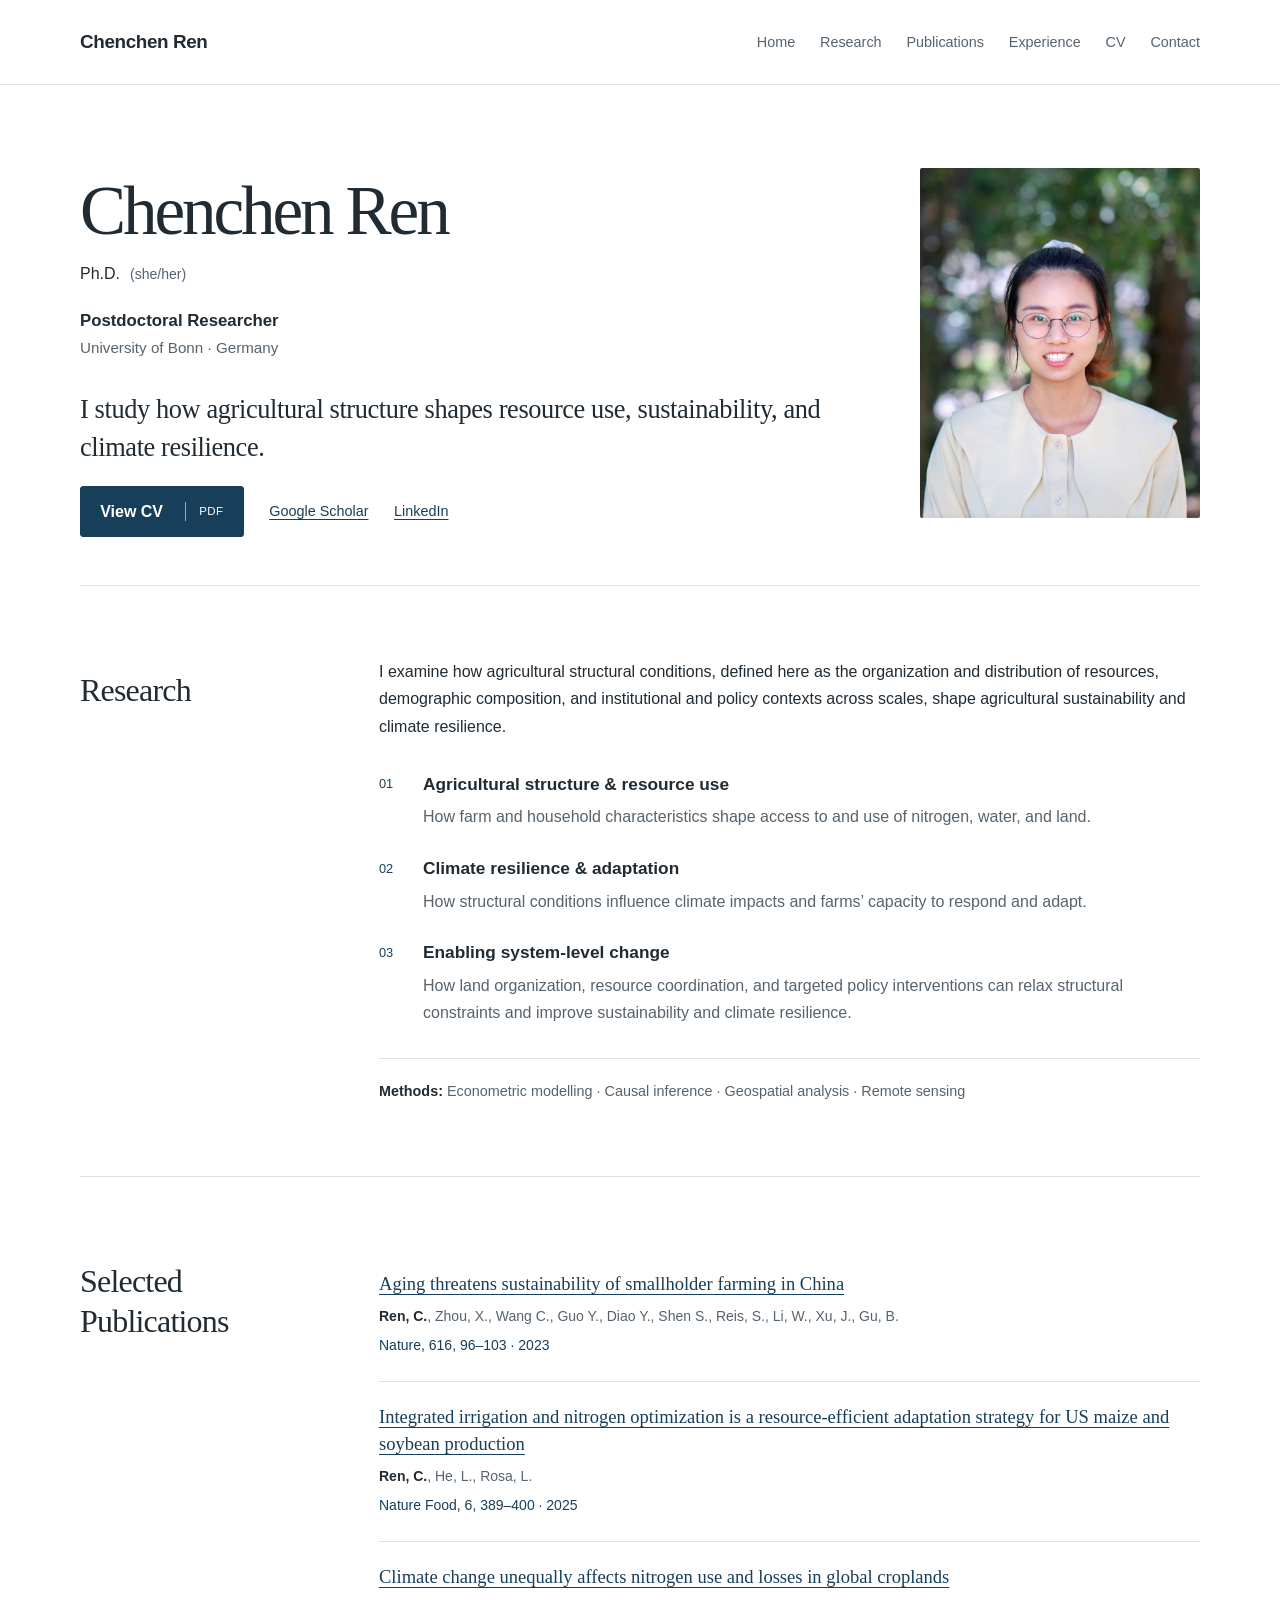
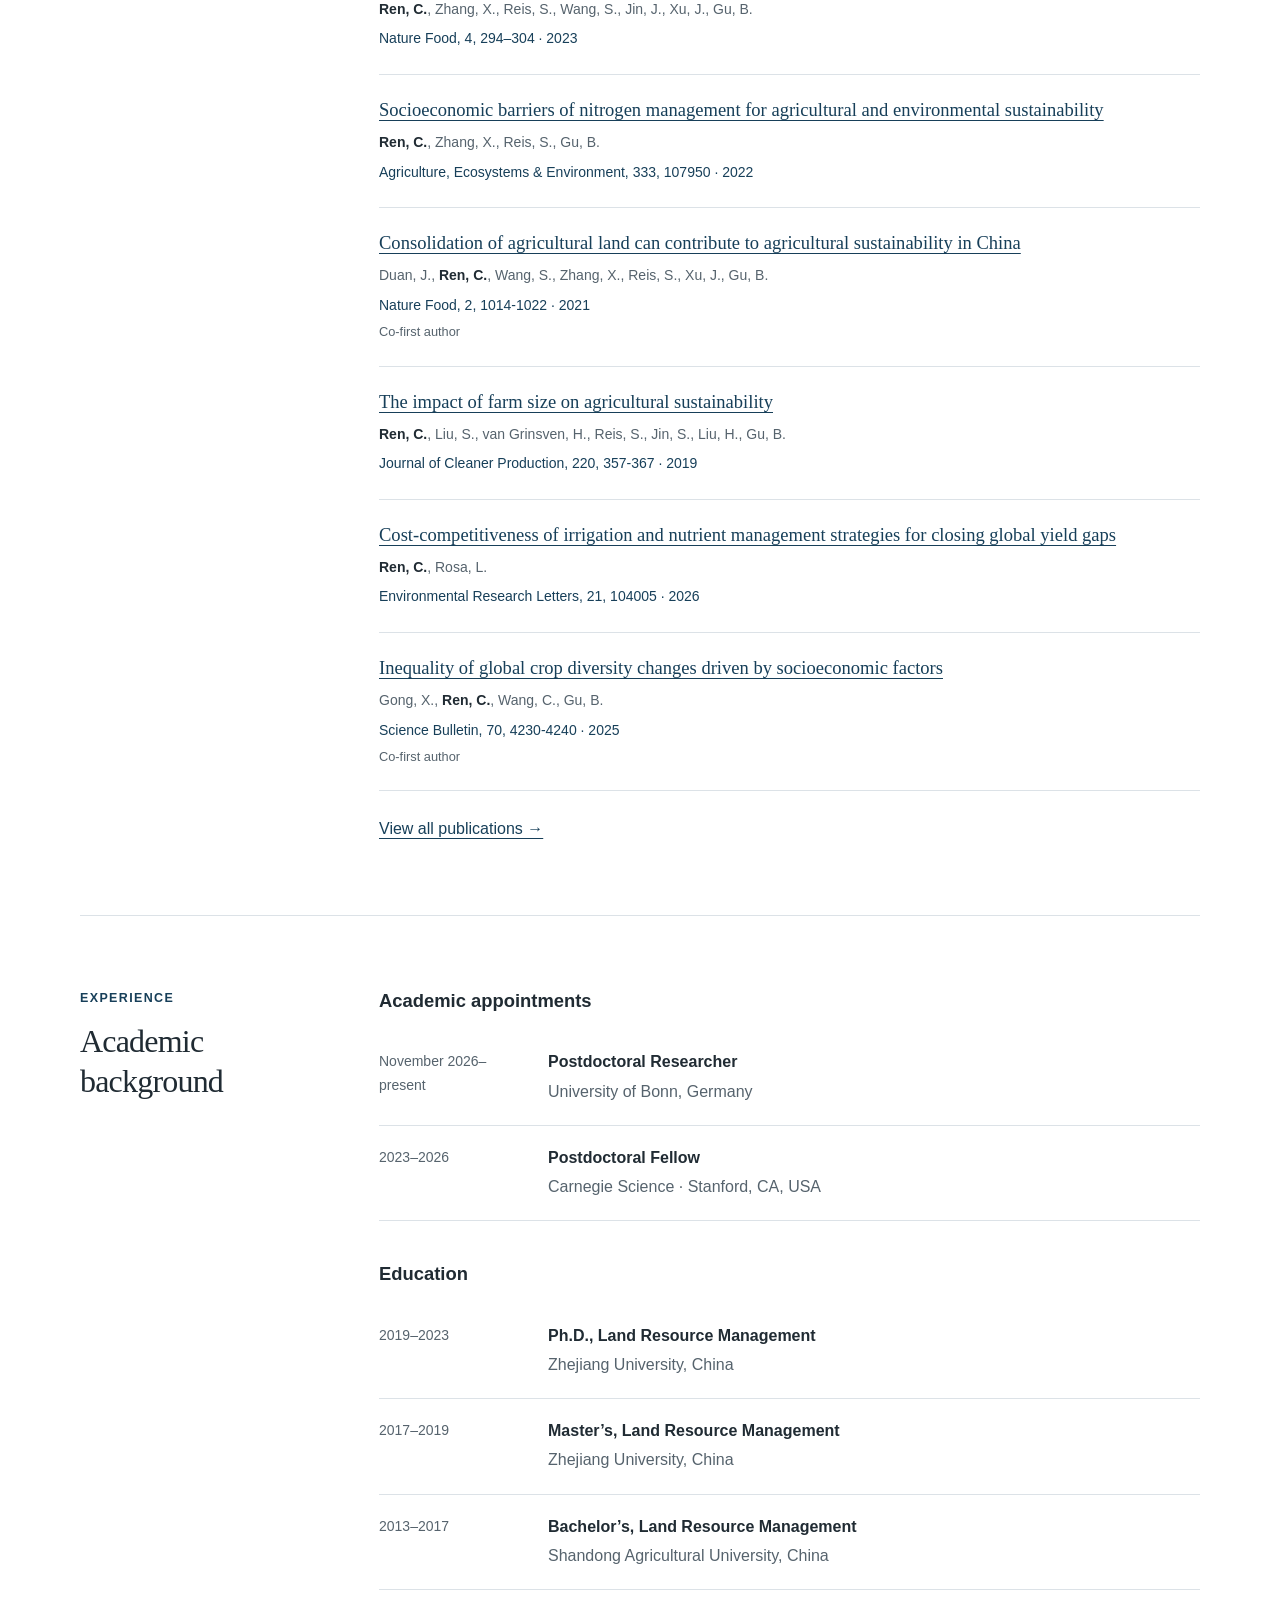
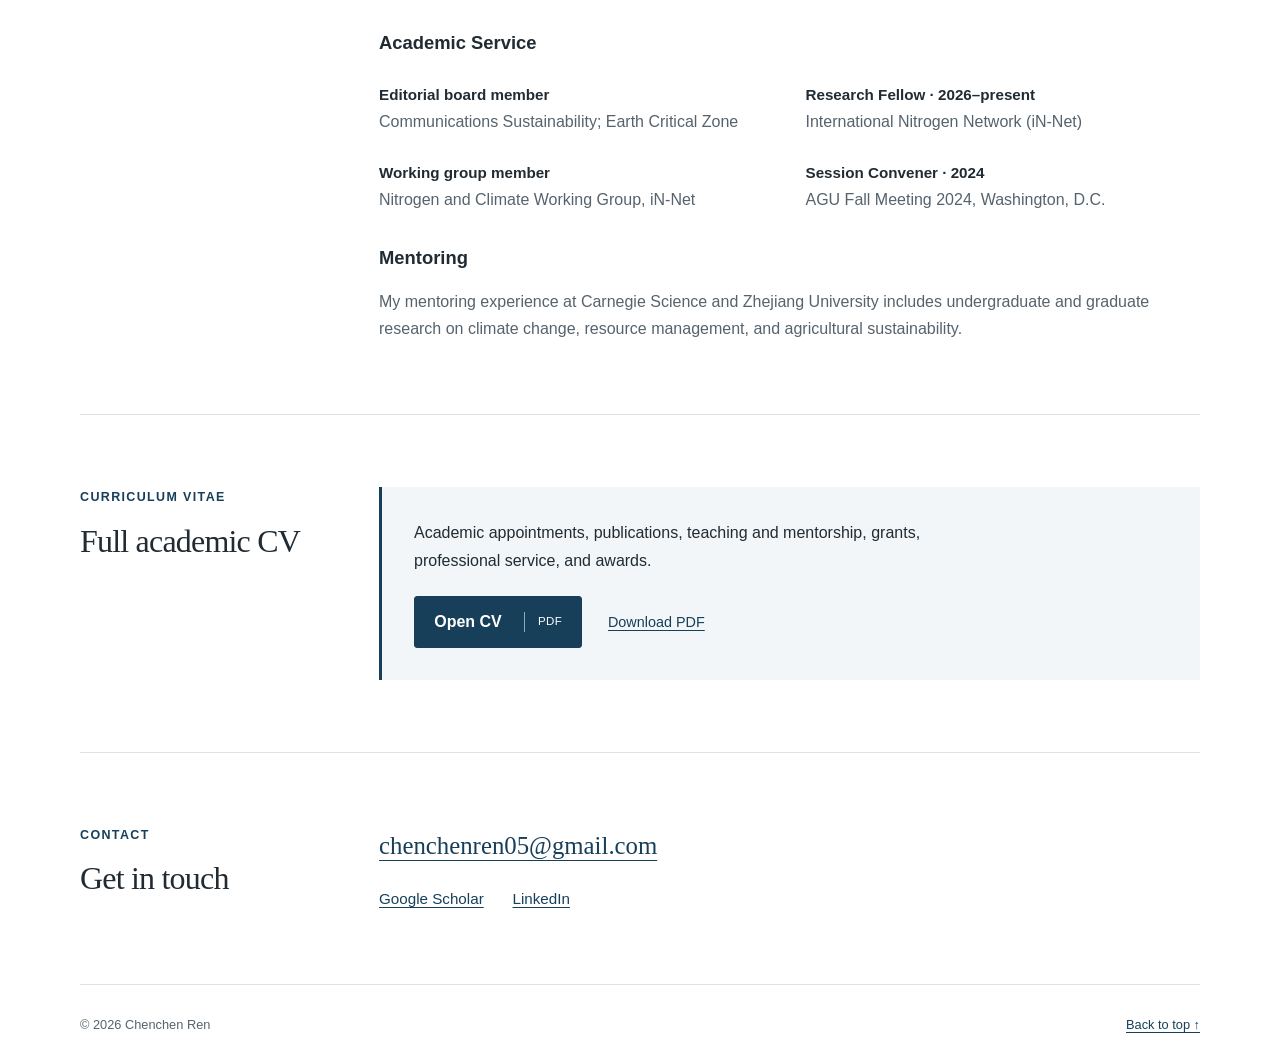
<file: docs/index.html>
<!-- Generated by build.py. Edit content/ or templates/, then rebuild. -->
<!doctype html>
<html lang="en">
<head>
  <meta charset="utf-8">
  <meta name="viewport" content="width=device-width, initial-scale=1">
  <meta name="description" content="Chenchen Ren, Ph.D. Research on agricultural sustainability, resource use, food systems, and climate resilience. Postdoctoral Researcher at the University of Bonn, Germany.">
  <link rel="icon" href="assets/images/favicon.svg">
  <link rel="canonical" href="https://chenchenren09.github.io/index.html">
  <meta name="twitter:image" content="https://chenchenren09.github.io/assets/images/chenchen-ren.jpg">
  <meta name="twitter:image:alt" content="Portrait of Chenchen Ren">
  <meta property="og:type" content="profile">
  <meta property="og:title" content="Chenchen Ren | Agricultural Sustainability Research">
  <meta property="og:description" content="Chenchen Ren, Ph.D. Research on agricultural sustainability, resource use, food systems, and climate resilience. Postdoctoral Researcher at the University of Bonn, Germany.">
  <meta property="og:site_name" content="Chenchen Ren">
  <meta property="og:url" content="https://chenchenren09.github.io/index.html">
  <meta property="og:image" content="https://chenchenren09.github.io/assets/images/chenchen-ren.jpg">
  <meta property="og:image:alt" content="Portrait of Chenchen Ren">
  <meta name="twitter:card" content="summary">
  <meta name="twitter:title" content="Chenchen Ren | Agricultural Sustainability Research">
  <meta name="twitter:description" content="Chenchen Ren, Ph.D. Research on agricultural sustainability, resource use, food systems, and climate resilience. Postdoctoral Researcher at the University of Bonn, Germany.">
  <script type="application/ld+json">{"@context": "https://schema.org", "@type": "Person", "name": "Chenchen Ren", "honorificSuffix": "Ph.D.", "description": "I study how agricultural structure shapes resource use, sustainability, and climate resilience.", "jobTitle": "Postdoctoral Researcher", "email": "mailto:chenchenren05@gmail.com", "sameAs": ["https://scholar.google.com.hk/citations?user=EfBHWZYAAAAJ", "https://www.linkedin.com/in/chenchenren-5313602a8"], "url": "https://chenchenren09.github.io/", "image": "https://chenchenren09.github.io/assets/images/chenchen-ren.jpg"}</script>
  <meta name="theme-color" content="#173f59">
  <title>Chenchen Ren | Agricultural Sustainability Research</title>
  <link rel="stylesheet" href="assets/css/style.css">
  <script src="assets/js/main.js" defer></script>
</head>
<body>
  <a class="skip-link" href="#main">Skip to content</a>
  <header class="site-header">
    <nav class="navigation container" aria-label="Main navigation">
      <a class="wordmark" href="index.html#home">Chenchen Ren</a>
      <ul class="nav-links">
        <li><a href="index.html#home">Home</a></li>
        <li><a href="index.html#research">Research</a></li>
        <li><a href="publications.html">Publications</a></li>
        <li><a href="index.html#experience">Experience</a></li>
        <li><a href="index.html#cv">CV</a></li>
        <li><a href="index.html#contact">Contact</a></li>
      </ul>
    </nav>
  </header>
  <main id="main" class="container">
    <!-- Generated from content/profile.yaml. Edit YAML, not docs/index.html. -->
    <section id="home" class="hero" aria-labelledby="home-title">
      <div class="hero-copy">
  <h1 id="home-title">Chenchen Ren<span class="degree">Ph.D. <span class="pronouns">(she/her)</span></span></h1>
  <p class="appointment">Postdoctoral Researcher<br><span>University of Bonn · Germany</span></p>
  <p class="intro">I study how agricultural structure shapes resource use, sustainability, and climate resilience.</p>
  <div class="profile-links"><a class="button" href="assets/files/chenchen-ren-cv-2026-11-17.pdf">View CV <span class="file-type">PDF</span></a>
<a href="https://scholar.google.com.hk/citations?user=EfBHWZYAAAAJ">Google Scholar</a>
<a href="https://www.linkedin.com/in/chenchenren-5313602a8">LinkedIn</a></div>
</div>

      <figure class="portrait"><img src="assets/images/chenchen-ren.jpg" alt="Portrait of Chenchen Ren" width="400" height="500"></figure>
    </section>

    <!-- Research text comes from content/research.yaml. -->
    <section id="research" class="section-layout" aria-labelledby="research-title">
      <div class="section-heading"><h2 id="research-title">Research</h2></div>
      <div class="section-body research-statement"><p>I examine how agricultural structural conditions, defined here as the organization  and distribution of resources, demographic composition, and institutional and policy  contexts across scales, shape agricultural sustainability and climate resilience.</p>
        <div class="theme-grid"><article class="theme">
  <span class="theme-number" aria-hidden="true">01</span>
  <h3>Agricultural structure &amp; resource use</h3>
  <p>How farm and household characteristics shape access to and use of nitrogen, water, and land.</p>
</article>

<article class="theme">
  <span class="theme-number" aria-hidden="true">02</span>
  <h3>Climate resilience &amp; adaptation</h3>
  <p>How structural conditions influence climate impacts and farms’ capacity to respond and adapt.</p>
</article>

<article class="theme">
  <span class="theme-number" aria-hidden="true">03</span>
  <h3>Enabling system-level change</h3>
  <p>How land organization, resource coordination, and targeted policy interventions can relax structural constraints and improve sustainability and climate resilience.</p>
</article>
</div>
        <p class="methods-line"><strong>Methods:</strong> Econometric modelling · Causal inference · Geospatial analysis · Remote sensing</p></div>
    </section>

    <section id="publications" class="section-layout" aria-labelledby="publications-title">
      <div class="section-heading"><h2 id="publications-title">Selected Publications</h2></div>
      <div class="section-body"><ol class="publication-list"><li class="publication">
  <h3><a href="https://doi.org/10.1038/s41586-023-05738-w">Aging threatens sustainability of smallholder farming in China</a></h3>
  <p class="authors"><strong>Ren, C.</strong>, Zhou, X., Wang C., Guo Y., Diao Y., Shen S., Reis, S., Li, W., Xu, J., Gu, B.</p>
  <p class="publication-meta">Nature, 616, 96–103 · 2023</p>
  
</li>

<li class="publication">
  <h3><a href="https://doi.org/10.1038/s43016-024-01107-6">Integrated irrigation and nitrogen optimization is a resource-efficient adaptation strategy for US maize and soybean production</a></h3>
  <p class="authors"><strong>Ren, C.</strong>, He, L., Rosa, L.</p>
  <p class="publication-meta">Nature Food, 6, 389–400 · 2025</p>
  
</li>

<li class="publication">
  <h3><a href="https://doi.org/10.1038/s43016-023-00730-z">Climate change unequally affects nitrogen use and losses in global croplands</a></h3>
  <p class="authors"><strong>Ren, C.</strong>, Zhang, X., Reis, S., Wang, S., Jin, J., Xu, J., Gu, B.</p>
  <p class="publication-meta">Nature Food, 4, 294–304 · 2023</p>
  
</li>

<li class="publication">
  <h3><a href="https://doi.org/10.1016/j.agee.2022.107950">Socioeconomic barriers of nitrogen management for agricultural and environmental sustainability</a></h3>
  <p class="authors"><strong>Ren, C.</strong>, Zhang, X., Reis, S., Gu, B.</p>
  <p class="publication-meta">Agriculture, Ecosystems &amp; Environment, 333, 107950 · 2022</p>
  
</li>

<li class="publication">
  <h3><a href="https://doi.org/10.1038/s43016-021-00415-5">Consolidation of agricultural land can contribute to agricultural sustainability in China</a></h3>
  <p class="authors">Duan, J., <strong>Ren, C.</strong>, Wang, S., Zhang, X., Reis, S., Xu, J., Gu, B.</p>
  <p class="publication-meta">Nature Food, 2, 1014-1022 · 2021</p>
  <p class="equal-contribution">Co-first author</p>
</li>

<li class="publication">
  <h3><a href="https://doi.org/10.1016/j.jclepro.2019.02.151">The impact of farm size on agricultural sustainability</a></h3>
  <p class="authors"><strong>Ren, C.</strong>, Liu, S., van Grinsven, H., Reis, S., Jin, S., Liu, H., Gu, B.</p>
  <p class="publication-meta">Journal of Cleaner Production, 220, 357-367 · 2019</p>
  
</li>

<li class="publication">
  <h3><a href="https://doi.org/10.1088/1748-9326/ae6710">Cost-competitiveness of irrigation and nutrient management strategies for closing global yield gaps</a></h3>
  <p class="authors"><strong>Ren, C.</strong>, Rosa, L.</p>
  <p class="publication-meta">Environmental Research Letters, 21, 104005 · 2026</p>
  
</li>

<li class="publication">
  <h3><a href="https://doi.org/10.1016/j.scib.2025.11.033">Inequality of global crop diversity changes driven by socioeconomic factors</a></h3>
  <p class="authors">Gong, X., <strong>Ren, C.</strong>, Wang, C., Gu, B.</p>
  <p class="publication-meta">Science Bulletin, 70, 4230-4240 · 2025</p>
  <p class="equal-contribution">Co-first author</p>
</li>
</ol><a class="all-publications" href="publications.html">View all publications →</a></div>
    </section>

    <section id="experience" class="section-layout" aria-labelledby="experience-title">
      <div class="section-heading"><p class="eyebrow">Experience</p><h2 id="experience-title">Academic<br>background</h2></div>
      <div class="section-body"><h3 class="subsection-title">Academic appointments</h3><div class="timeline"><article class="timeline-entry">
  <p class="date">November 2026–present</p>
  <div><h4>Postdoctoral Researcher</h4><p>University of Bonn, Germany</p></div>
</article>

<article class="timeline-entry">
  <p class="date">2023–2026</p>
  <div><h4>Postdoctoral Fellow</h4><p>Carnegie Science · Stanford, CA, USA</p></div>
</article>
</div>
<h3 class="subsection-title">Education</h3><div class="timeline"><article class="timeline-entry">
  <p class="date">2019–2023</p>
  <div><h4>Ph.D., Land Resource Management</h4><p>Zhejiang University, China</p></div>
</article>

<article class="timeline-entry">
  <p class="date">2017–2019</p>
  <div><h4>Master’s, Land Resource Management</h4><p>Zhejiang University, China</p></div>
</article>

<article class="timeline-entry">
  <p class="date">2013–2017</p>
  <div><h4>Bachelor’s, Land Resource Management</h4><p>Shandong Agricultural University, China</p></div>
</article>
</div>
<h3 class="subsection-title">Academic Service</h3><ul class="service-list"><li><strong>Editorial board member</strong><br>Communications Sustainability; Earth Critical Zone</li>
<li><strong>Research Fellow · 2026–present</strong><br>International Nitrogen Network (iN-Net)</li>
<li><strong>Working group member</strong><br>Nitrogen and Climate Working Group, iN-Net</li>
<li><strong>Session Convener · 2024</strong><br>AGU Fall Meeting 2024, Washington, D.C.</li></ul>
<h3 class="subsection-title">Mentoring</h3><p class="mentoring-summary">My mentoring experience at Carnegie Science and Zhejiang University includes undergraduate and graduate research on climate change, resource management, and agricultural sustainability.</p></div>
    </section>

    <section id="cv" class="section-layout" aria-labelledby="cv-title">
      <div class="section-heading"><p class="eyebrow">Curriculum vitae</p><h2 id="cv-title">Full academic CV</h2></div>
      <div class="section-body cv-panel"><p>Academic appointments, publications, teaching and mentorship, grants, professional service, and awards.</p><div class="cv-actions"><a class="button" href="assets/files/chenchen-ren-cv-2026-11-17.pdf">Open CV <span class="file-type">PDF</span></a><a href="assets/files/chenchen-ren-cv-2026-11-17.pdf" download>Download PDF</a></div></div>
    </section>

    <section id="contact" class="section-layout contact-section" aria-labelledby="contact-title">
      <div class="section-heading"><p class="eyebrow">Contact</p><h2 id="contact-title">Get in touch</h2></div>
      <div class="section-body"><a class="contact-email" href="mailto:chenchenren05@gmail.com">chenchenren05@gmail.com</a><div class="contact-links"><a href="https://scholar.google.com.hk/citations?user=EfBHWZYAAAAJ">Google Scholar</a>
<a href="https://www.linkedin.com/in/chenchenren-5313602a8">LinkedIn</a></div></div>
    </section>
  </main>


  <footer class="site-footer container"><p>© <span id="current-year">2026</span> Chenchen Ren</p><a href="#home">Back to top ↑</a></footer>
</body>
</html>
</file>
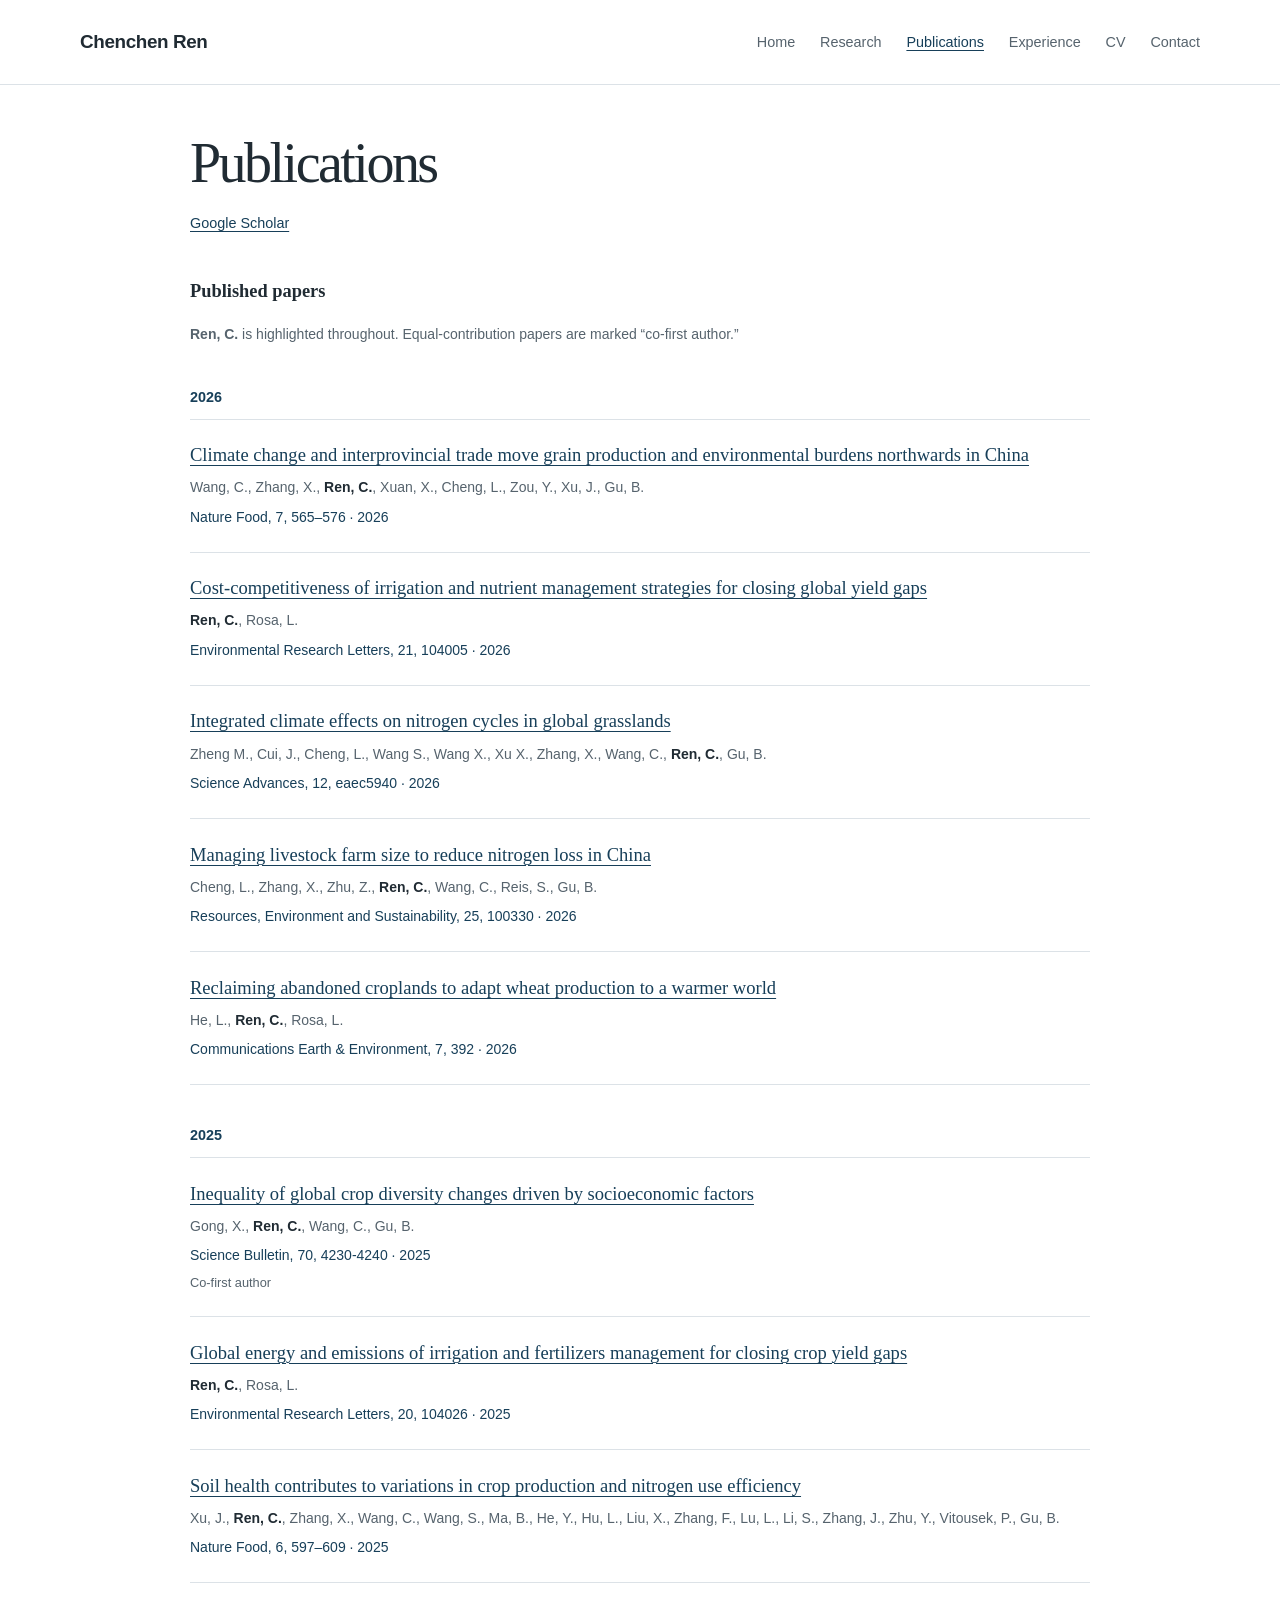
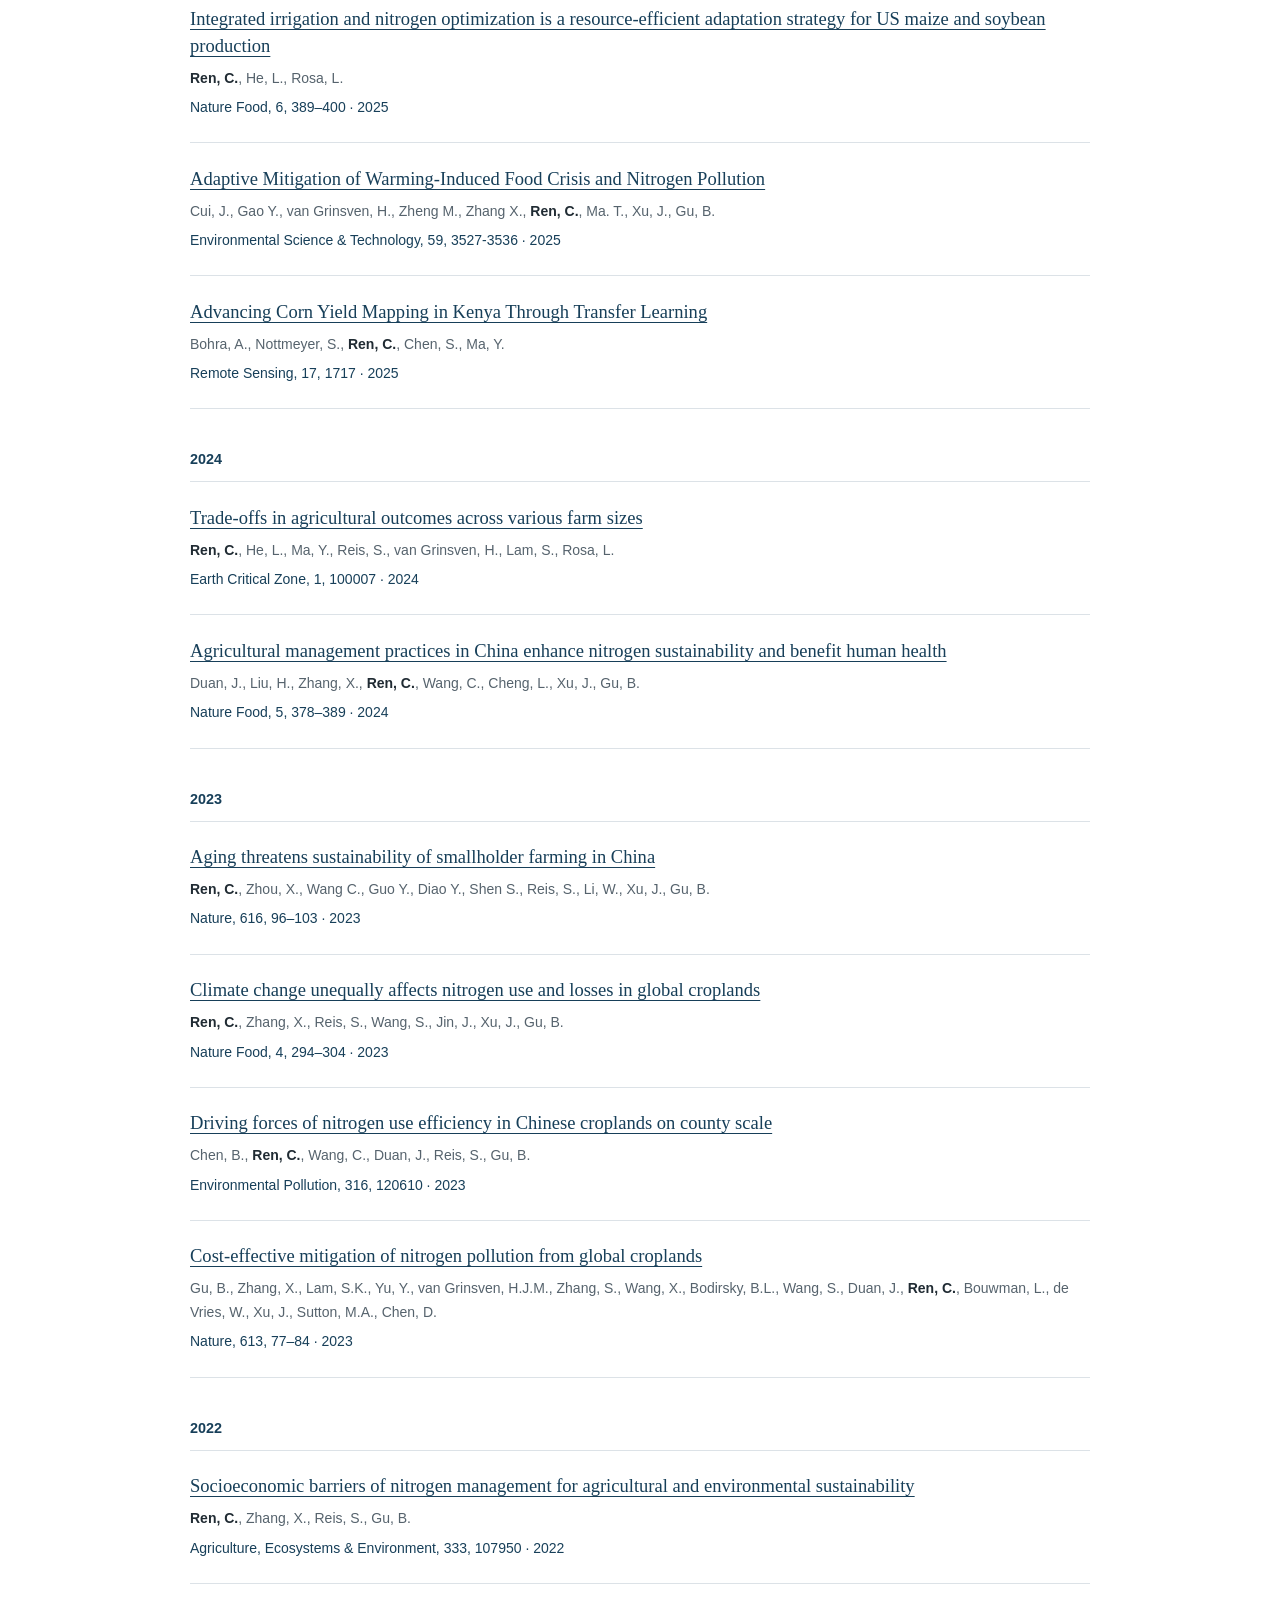
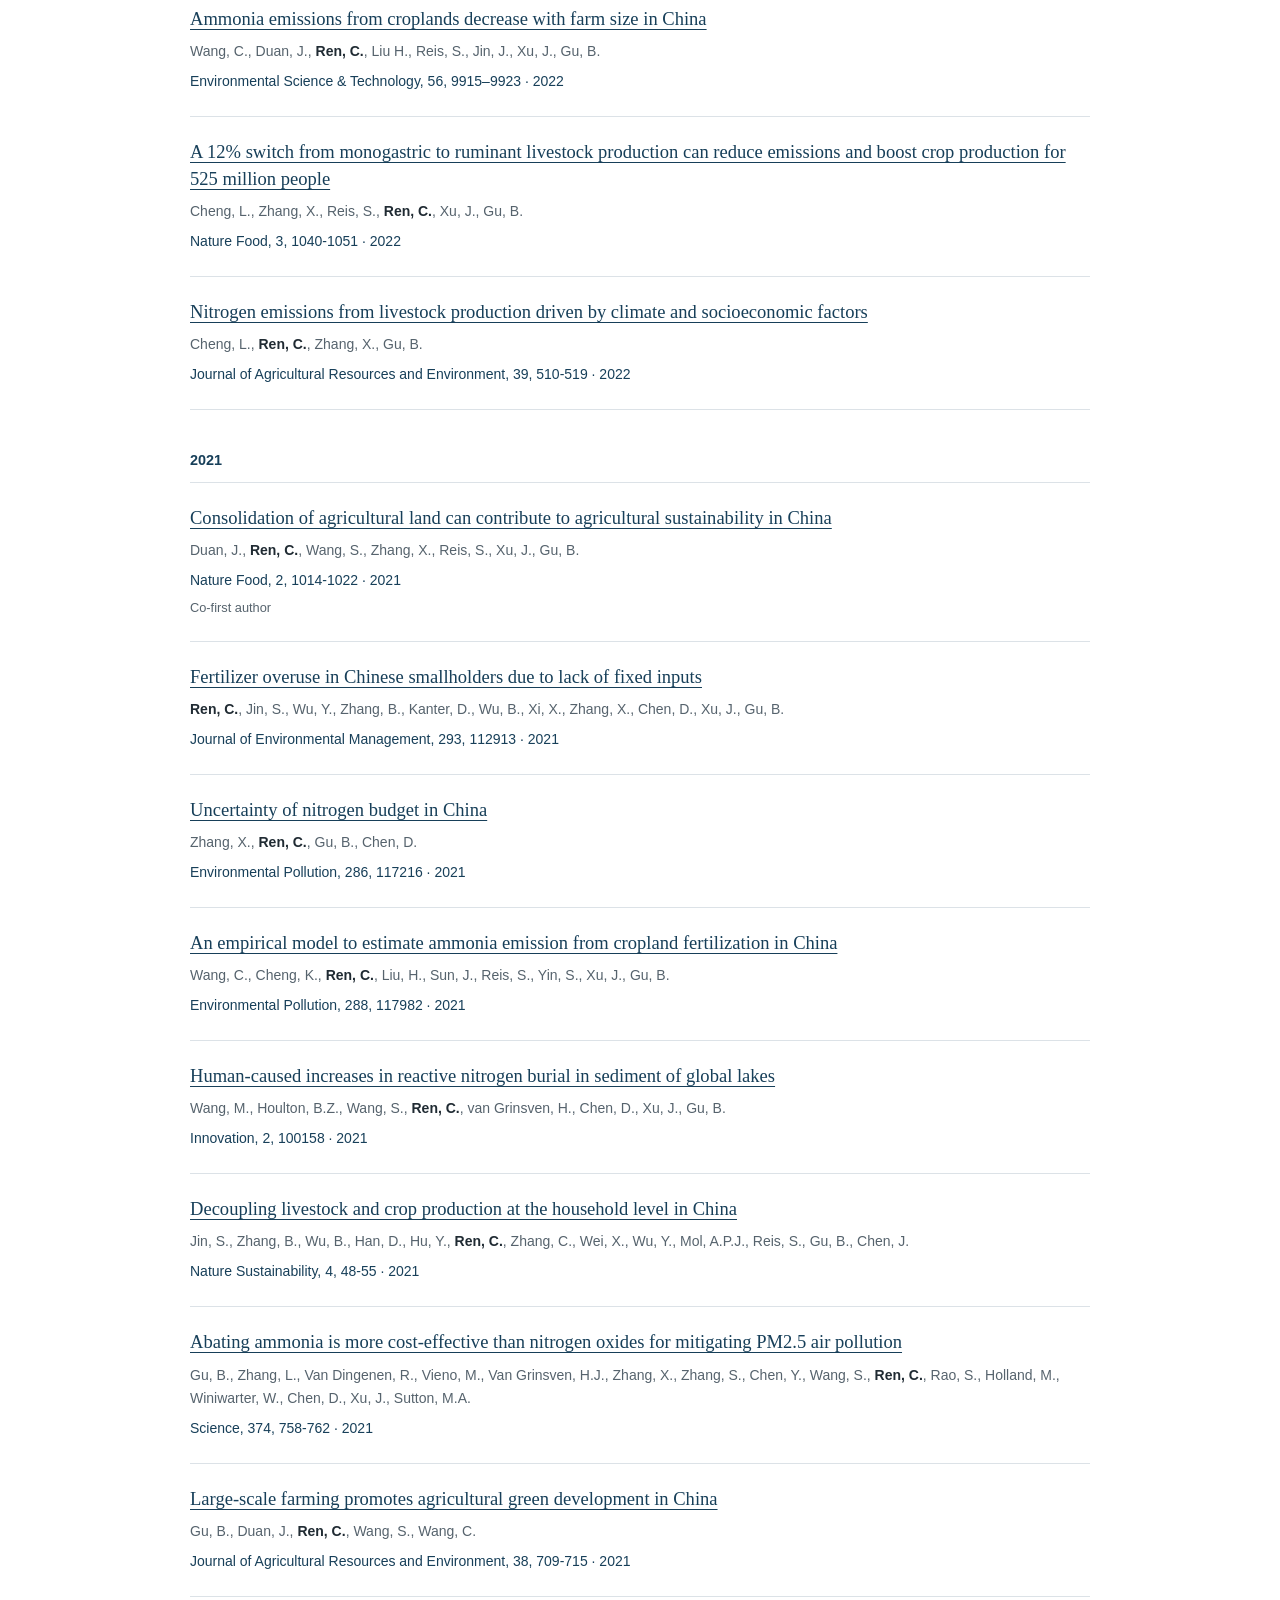
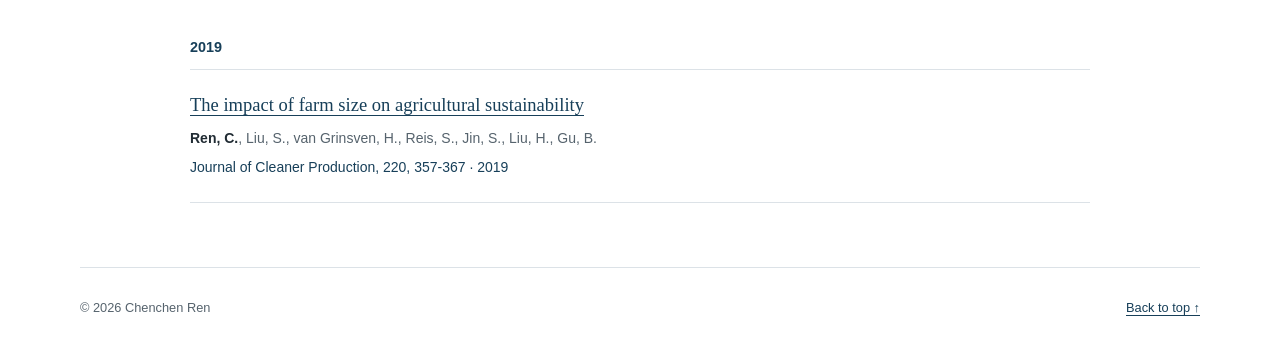
<file: docs/publications.html>
<!-- Generated by build.py. Edit content/ or templates/, then rebuild. -->
<!doctype html>
<html lang="en">
<head>
  <meta charset="utf-8">
  <meta name="viewport" content="width=device-width, initial-scale=1">
  <meta name="description" content="Publications by Chenchen Ren on agricultural structure, resource use, sustainability, and climate resilience.">
  <link rel="icon" href="assets/images/favicon.svg">
  <link rel="canonical" href="https://chenchenren09.github.io/publications.html">
  <meta name="twitter:image" content="https://chenchenren09.github.io/assets/images/chenchen-ren.jpg">
  <meta name="twitter:image:alt" content="Portrait of Chenchen Ren">
  <meta property="og:type" content="website">
  <meta property="og:title" content="Chenchen Ren | Publications">
  <meta property="og:description" content="Publications by Chenchen Ren on agricultural structure, resource use, sustainability, and climate resilience.">
  <meta property="og:site_name" content="Chenchen Ren">
  <meta property="og:url" content="https://chenchenren09.github.io/publications.html">
  <meta property="og:image" content="https://chenchenren09.github.io/assets/images/chenchen-ren.jpg">
  <meta property="og:image:alt" content="Portrait of Chenchen Ren">
  <meta name="twitter:card" content="summary">
  <meta name="twitter:title" content="Chenchen Ren | Publications">
  <meta name="twitter:description" content="Publications by Chenchen Ren on agricultural structure, resource use, sustainability, and climate resilience.">
  <script type="application/ld+json">{"@context": "https://schema.org", "@type": "Person", "name": "Chenchen Ren", "honorificSuffix": "Ph.D.", "description": "I study how agricultural structure shapes resource use, sustainability, and climate resilience.", "jobTitle": "Postdoctoral Researcher", "email": "mailto:chenchenren05@gmail.com", "sameAs": ["https://scholar.google.com.hk/citations?user=EfBHWZYAAAAJ", "https://www.linkedin.com/in/chenchenren-5313602a8"], "url": "https://chenchenren09.github.io/", "image": "https://chenchenren09.github.io/assets/images/chenchen-ren.jpg"}</script>
  <meta name="theme-color" content="#173f59">
  <title>Chenchen Ren | Publications</title>
  <link rel="stylesheet" href="assets/css/style.css">
  <script src="assets/js/main.js" defer></script>
</head>
<body>
  <a class="skip-link" href="#main">Skip to content</a>
  <header class="site-header">
    <nav class="navigation container" aria-label="Main navigation">
      <a class="wordmark" href="index.html#home">Chenchen Ren</a>
      <ul class="nav-links">
        <li><a href="index.html#home">Home</a></li>
        <li><a href="index.html#research">Research</a></li>
        <li><a href="publications.html" aria-current="page">Publications</a></li>
        <li><a href="index.html#experience">Experience</a></li>
        <li><a href="index.html#cv">CV</a></li>
        <li><a href="index.html#contact">Contact</a></li>
      </ul>
    </nav>
  </header>
<main id="main" class="container publications-page">
  <header class="publications-header">
    <h1>Publications</h1>
    <a class="section-link" href="https://scholar.google.com.hk/citations?user=EfBHWZYAAAAJ">Google Scholar</a>
  </header>
  <section class="publication-category"><h2 class="subsection-title">Published papers</h2><p class="publication-note"><strong>Ren, C.</strong> is highlighted throughout. Equal-contribution papers are marked “co-first author.”</p><div class="publication-year"><h3 class="year-heading">2026</h3><ol class="publication-list"><li class="publication">
  <h4><a href="https://doi.org/10.1038/s43016-026-01373-6">Climate change and interprovincial trade move grain production and environmental burdens northwards in China</a></h4>
  <p class="authors">Wang, C., Zhang, X., <strong>Ren, C.</strong>, Xuan, X., Cheng, L., Zou, Y., Xu, J., Gu, B.</p>
  <p class="publication-meta">Nature Food, 7, 565–576 · 2026</p>
  
</li>

<li class="publication">
  <h4><a href="https://doi.org/10.1088/1748-9326/ae6710">Cost-competitiveness of irrigation and nutrient management strategies for closing global yield gaps</a></h4>
  <p class="authors"><strong>Ren, C.</strong>, Rosa, L.</p>
  <p class="publication-meta">Environmental Research Letters, 21, 104005 · 2026</p>
  
</li>

<li class="publication">
  <h4><a href="https://doi.org/10.1126/sciadv.aec5940">Integrated climate effects on nitrogen cycles in global grasslands</a></h4>
  <p class="authors">Zheng M., Cui, J., Cheng, L., Wang S., Wang X., Xu X., Zhang, X., Wang, C., <strong>Ren, C.</strong>, Gu, B.</p>
  <p class="publication-meta">Science Advances, 12, eaec5940 · 2026</p>
  
</li>

<li class="publication">
  <h4><a href="https://doi.org/10.1016/j.resenv.2026.100330">Managing livestock farm size to reduce nitrogen loss in China</a></h4>
  <p class="authors">Cheng, L., Zhang, X., Zhu, Z., <strong>Ren, C.</strong>, Wang, C., Reis, S., Gu, B.</p>
  <p class="publication-meta">Resources, Environment and Sustainability, 25, 100330 · 2026</p>
  
</li>

<li class="publication">
  <h4><a href="https://doi.org/10.1038/s43247-026-03386-2">Reclaiming abandoned croplands to adapt wheat production to a warmer world</a></h4>
  <p class="authors">He, L., <strong>Ren, C.</strong>, Rosa, L.</p>
  <p class="publication-meta">Communications Earth &amp; Environment, 7, 392 · 2026</p>
  
</li>
</ol></div><div class="publication-year"><h3 class="year-heading">2025</h3><ol class="publication-list"><li class="publication">
  <h4><a href="https://doi.org/10.1016/j.scib.2025.11.033">Inequality of global crop diversity changes driven by socioeconomic factors</a></h4>
  <p class="authors">Gong, X., <strong>Ren, C.</strong>, Wang, C., Gu, B.</p>
  <p class="publication-meta">Science Bulletin, 70, 4230-4240 · 2025</p>
  <p class="equal-contribution">Co-first author</p>
</li>

<li class="publication">
  <h4><a href="https://doi.org/10.1088/1748-9326/adfbfd">Global energy and emissions of irrigation and fertilizers management for closing crop yield gaps</a></h4>
  <p class="authors"><strong>Ren, C.</strong>, Rosa, L.</p>
  <p class="publication-meta">Environmental Research Letters, 20, 104026 · 2025</p>
  
</li>

<li class="publication">
  <h4><a href="https://doi.org/10.1038/s43016-025-01155-6">Soil health contributes to variations in crop production and nitrogen use efficiency</a></h4>
  <p class="authors">Xu, J., <strong>Ren, C.</strong>, Zhang, X., Wang, C., Wang, S., Ma, B., He, Y., Hu, L., Liu, X., Zhang, F., Lu, L., Li, S., Zhang, J., Zhu, Y., Vitousek, P., Gu, B.</p>
  <p class="publication-meta">Nature Food, 6, 597–609 · 2025</p>
  
</li>

<li class="publication">
  <h4><a href="https://doi.org/10.1038/s43016-024-01107-6">Integrated irrigation and nitrogen optimization is a resource-efficient adaptation strategy for US maize and soybean production</a></h4>
  <p class="authors"><strong>Ren, C.</strong>, He, L., Rosa, L.</p>
  <p class="publication-meta">Nature Food, 6, 389–400 · 2025</p>
  
</li>

<li class="publication">
  <h4><a href="https://doi.org/10.1021/acs.est.4c05531">Adaptive Mitigation of Warming-Induced Food Crisis and Nitrogen Pollution</a></h4>
  <p class="authors">Cui, J., Gao Y., van Grinsven, H., Zheng M., Zhang X., <strong>Ren, C.</strong>, Ma. T., Xu, J., Gu, B.</p>
  <p class="publication-meta">Environmental Science &amp; Technology, 59, 3527-3536 · 2025</p>
  
</li>

<li class="publication">
  <h4><a href="https://doi.org/10.3390/rs17101717">Advancing Corn Yield Mapping in Kenya Through Transfer Learning</a></h4>
  <p class="authors">Bohra, A., Nottmeyer, S., <strong>Ren, C.</strong>, Chen, S., Ma, Y.</p>
  <p class="publication-meta">Remote Sensing, 17, 1717 · 2025</p>
  
</li>
</ol></div><div class="publication-year"><h3 class="year-heading">2024</h3><ol class="publication-list"><li class="publication">
  <h4><a href="https://doi.org/10.1016/j.ecz.2024.100007">Trade-offs in agricultural outcomes across various farm sizes</a></h4>
  <p class="authors"><strong>Ren, C.</strong>, He, L., Ma, Y., Reis, S., van Grinsven, H., Lam, S., Rosa, L.</p>
  <p class="publication-meta">Earth Critical Zone, 1, 100007 · 2024</p>
  
</li>

<li class="publication">
  <h4><a href="https://doi.org/10.1038/s43016-024-00953-8">Agricultural management practices in China enhance nitrogen sustainability and benefit human health</a></h4>
  <p class="authors">Duan, J., Liu, H., Zhang, X., <strong>Ren, C.</strong>, Wang, C., Cheng, L., Xu, J., Gu, B.</p>
  <p class="publication-meta">Nature Food, 5, 378–389 · 2024</p>
  
</li>
</ol></div><div class="publication-year"><h3 class="year-heading">2023</h3><ol class="publication-list"><li class="publication">
  <h4><a href="https://doi.org/10.1038/s41586-023-05738-w">Aging threatens sustainability of smallholder farming in China</a></h4>
  <p class="authors"><strong>Ren, C.</strong>, Zhou, X., Wang C., Guo Y., Diao Y., Shen S., Reis, S., Li, W., Xu, J., Gu, B.</p>
  <p class="publication-meta">Nature, 616, 96–103 · 2023</p>
  
</li>

<li class="publication">
  <h4><a href="https://doi.org/10.1038/s43016-023-00730-z">Climate change unequally affects nitrogen use and losses in global croplands</a></h4>
  <p class="authors"><strong>Ren, C.</strong>, Zhang, X., Reis, S., Wang, S., Jin, J., Xu, J., Gu, B.</p>
  <p class="publication-meta">Nature Food, 4, 294–304 · 2023</p>
  
</li>

<li class="publication">
  <h4><a href="https://doi.org/10.1016/j.envpol.2022.120610">Driving forces of nitrogen use efficiency in Chinese croplands on county scale</a></h4>
  <p class="authors">Chen, B., <strong>Ren, C.</strong>, Wang, C., Duan, J., Reis, S., Gu, B.</p>
  <p class="publication-meta">Environmental Pollution, 316, 120610 · 2023</p>
  
</li>

<li class="publication">
  <h4><a href="https://doi.org/10.1038/s41586-022-05481-8">Cost-effective mitigation of nitrogen pollution from global croplands</a></h4>
  <p class="authors">Gu, B., Zhang, X., Lam, S.K., Yu, Y., van Grinsven, H.J.M., Zhang, S., Wang, X., Bodirsky, B.L., Wang, S., Duan, J., <strong>Ren, C.</strong>, Bouwman, L., de Vries, W., Xu, J., Sutton, M.A., Chen, D.</p>
  <p class="publication-meta">Nature, 613, 77–84 · 2023</p>
  
</li>
</ol></div><div class="publication-year"><h3 class="year-heading">2022</h3><ol class="publication-list"><li class="publication">
  <h4><a href="https://doi.org/10.1016/j.agee.2022.107950">Socioeconomic barriers of nitrogen management for agricultural and environmental sustainability</a></h4>
  <p class="authors"><strong>Ren, C.</strong>, Zhang, X., Reis, S., Gu, B.</p>
  <p class="publication-meta">Agriculture, Ecosystems &amp; Environment, 333, 107950 · 2022</p>
  
</li>

<li class="publication">
  <h4><a href="https://doi.org/10.1021/acs.est.2c01061">Ammonia emissions from croplands decrease with farm size in China</a></h4>
  <p class="authors">Wang, C., Duan, J., <strong>Ren, C.</strong>, Liu H., Reis, S., Jin, J., Xu, J., Gu, B.</p>
  <p class="publication-meta">Environmental Science &amp; Technology, 56, 9915–9923 · 2022</p>
  
</li>

<li class="publication">
  <h4><a href="https://doi.org/10.1038/s43016-022-00661-1">A 12% switch from monogastric to ruminant livestock production can reduce emissions and boost crop production for 525 million people</a></h4>
  <p class="authors">Cheng, L., Zhang, X., Reis, S., <strong>Ren, C.</strong>, Xu, J., Gu, B.</p>
  <p class="publication-meta">Nature Food, 3, 1040-1051 · 2022</p>
  
</li>

<li class="publication">
  <h4><a href="https://doi.org/10.13254/j.jare.2022.0168">Nitrogen emissions from livestock production driven by climate and socioeconomic factors</a></h4>
  <p class="authors">Cheng, L., <strong>Ren, C.</strong>, Zhang, X., Gu, B.</p>
  <p class="publication-meta">Journal of Agricultural Resources and Environment, 39, 510-519 · 2022</p>
  
</li>
</ol></div><div class="publication-year"><h3 class="year-heading">2021</h3><ol class="publication-list"><li class="publication">
  <h4><a href="https://doi.org/10.1038/s43016-021-00415-5">Consolidation of agricultural land can contribute to agricultural sustainability in China</a></h4>
  <p class="authors">Duan, J., <strong>Ren, C.</strong>, Wang, S., Zhang, X., Reis, S., Xu, J., Gu, B.</p>
  <p class="publication-meta">Nature Food, 2, 1014-1022 · 2021</p>
  <p class="equal-contribution">Co-first author</p>
</li>

<li class="publication">
  <h4><a href="https://doi.org/10.1016/j.jenvman.2021.112913">Fertilizer overuse in Chinese smallholders due to lack of fixed inputs</a></h4>
  <p class="authors"><strong>Ren, C.</strong>, Jin, S., Wu, Y., Zhang, B., Kanter, D., Wu, B., Xi, X., Zhang, X., Chen, D., Xu, J., Gu, B.</p>
  <p class="publication-meta">Journal of Environmental Management, 293, 112913 · 2021</p>
  
</li>

<li class="publication">
  <h4><a href="https://doi.org/10.1016/j.envpol.2021.117216">Uncertainty of nitrogen budget in China</a></h4>
  <p class="authors">Zhang, X., <strong>Ren, C.</strong>, Gu, B., Chen, D.</p>
  <p class="publication-meta">Environmental Pollution, 286, 117216 · 2021</p>
  
</li>

<li class="publication">
  <h4><a href="https://doi.org/10.1016/j.envpol.2021.117982">An empirical model to estimate ammonia emission from cropland fertilization in China</a></h4>
  <p class="authors">Wang, C., Cheng, K., <strong>Ren, C.</strong>, Liu, H., Sun, J., Reis, S., Yin, S., Xu, J., Gu, B.</p>
  <p class="publication-meta">Environmental Pollution, 288, 117982 · 2021</p>
  
</li>

<li class="publication">
  <h4><a href="https://doi.org/10.1016/j.xinn.2021.100158">Human-caused increases in reactive nitrogen burial in sediment of global lakes</a></h4>
  <p class="authors">Wang, M., Houlton, B.Z., Wang, S., <strong>Ren, C.</strong>, van Grinsven, H., Chen, D., Xu, J., Gu, B.</p>
  <p class="publication-meta">Innovation, 2, 100158 · 2021</p>
  
</li>

<li class="publication">
  <h4><a href="https://doi.org/10.1038/s41893-020-00596-0">Decoupling livestock and crop production at the household level in China</a></h4>
  <p class="authors">Jin, S., Zhang, B., Wu, B., Han, D., Hu, Y., <strong>Ren, C.</strong>, Zhang, C., Wei, X., Wu, Y., Mol, A.P.J., Reis, S., Gu, B., Chen, J.</p>
  <p class="publication-meta">Nature Sustainability, 4, 48-55 · 2021</p>
  
</li>

<li class="publication">
  <h4><a href="https://doi.org/10.1126/science.abf8623">Abating ammonia is more cost-effective than nitrogen oxides for mitigating PM2.5 air pollution</a></h4>
  <p class="authors">Gu, B., Zhang, L., Van Dingenen, R., Vieno, M., Van Grinsven, H.J., Zhang, X., Zhang, S., Chen, Y., Wang, S., <strong>Ren, C.</strong>, Rao, S., Holland, M., Winiwarter, W., Chen, D., Xu, J., Sutton, M.A.</p>
  <p class="publication-meta">Science, 374, 758-762 · 2021</p>
  
</li>

<li class="publication">
  <h4><a href="https://doi.org/10.13254/j.jare.2021.0377">Large-scale farming promotes agricultural green development in China</a></h4>
  <p class="authors">Gu, B., Duan, J., <strong>Ren, C.</strong>, Wang, S., Wang, C.</p>
  <p class="publication-meta">Journal of Agricultural Resources and Environment, 38, 709-715 · 2021</p>
  
</li>
</ol></div><div class="publication-year"><h3 class="year-heading">2019</h3><ol class="publication-list"><li class="publication">
  <h4><a href="https://doi.org/10.1016/j.jclepro.2019.02.151">The impact of farm size on agricultural sustainability</a></h4>
  <p class="authors"><strong>Ren, C.</strong>, Liu, S., van Grinsven, H., Reis, S., Jin, S., Liu, H., Gu, B.</p>
  <p class="publication-meta">Journal of Cleaner Production, 220, 357-367 · 2019</p>
  
</li>
</ol></div></section>
</main>


  <footer class="site-footer container"><p>© <span id="current-year">2026</span> Chenchen Ren</p><a href="#main">Back to top ↑</a></footer>
</body>
</html>
</file>
<file: docs/assets/css/style.css>
/* All site-wide styles. Edit these tokens to change the palette and spacing. */
:root {
  --ink: #202b33;
  --muted: #56636d;
  --accent: #173f59;
  --accent-hover: #0d2c40;
  --line: #dce2e7;
  --surface: #f3f6f8;
  --white: #fff;
  --serif: Georgia, 'Times New Roman', serif;
  --sans: -apple-system, BlinkMacSystemFont, 'Segoe UI', Arial, sans-serif;
  --width: 1120px;
}
* { box-sizing: border-box; }
html { scroll-padding-top: 7rem; }
body { margin: 0; color: var(--ink); background: var(--white); font-family: var(--sans); font-size: 1rem; line-height: 1.7; -webkit-font-smoothing: antialiased; }
a { color: var(--accent); text-decoration-thickness: 1px; text-underline-offset: .23em; }
a:hover { color: var(--accent-hover); text-decoration-thickness: 2px; }
a:focus-visible, summary:focus-visible { outline: 3px solid var(--accent); outline-offset: 5px; border-radius: 2px; }
h1, h2, h3, h4, p, figure { margin: 0; }
h1, h2 { font-family: var(--serif); font-weight: 400; }
h3, h4 { line-height: 1.45; }
p + p { margin-top: 1rem; }
.container { width: min(var(--width), calc(100% - 5rem)); margin-inline: auto; }
.skip-link { position: fixed; top: -6rem; left: 1rem; z-index: 10; padding: .65rem 1rem; background: var(--white); }
.skip-link:focus { top: 1rem; }
.site-header { position: sticky; top: 0; z-index: 5; background: var(--white); border-bottom: 1px solid var(--line); }
.navigation { display: flex; align-items: center; justify-content: space-between; gap: 1.5rem; min-height: 84px; }
.wordmark { color: var(--ink); font-weight: 650; font-size: 1.18rem; letter-spacing: -.02em; text-decoration: none; white-space: nowrap; }
.wordmark span { color: var(--accent); }
.nav-links { display: flex; flex-wrap: wrap; justify-content: flex-end; gap: .15rem 1.55rem; padding: 0; margin: 0; list-style: none; }
.nav-links a { display: inline-block; padding: .7rem 0; color: var(--muted); font-size: .9rem; text-decoration: none; }
.nav-links a:hover, .nav-links a[aria-current="location"] { color: var(--accent); text-decoration: underline; }
.hero { display: grid; grid-template-columns: minmax(0, 1fr) 280px; align-items: center; gap: 5.5rem; padding: 4rem 0 3rem; }
.eyebrow { color: var(--accent); font-size: .78rem; font-weight: 650; letter-spacing: .11em; text-transform: uppercase; }
h1 { font-size: clamp(3.3rem, 5.4vw, 4.6rem); line-height: 1.1; letter-spacing: -.045em; margin: 1.5rem 0 1.6rem; }
.degree { display: block; margin-top: 1rem; font-family: var(--sans); font-size: 1rem; font-weight: 500; letter-spacing: 0; }
.pronouns { color: var(--muted); font-size: .875rem; margin-left: .35rem; font-weight: 400; }
.appointment { font-size: 1.05rem; font-weight: 600; line-height: 1.6; }
.appointment span { font-size: .95rem; font-weight: 400; color: var(--muted); }
.hero .intro { font-family: var(--serif); font-size: 1.65rem; line-height: 1.45; letter-spacing: -.015em; margin: 1.75rem 0 1rem; }
.profile-links, .cv-actions { display: flex; align-items: center; flex-wrap: wrap; gap: 1rem 1.6rem; margin-top: 1.8rem; }
.hero .profile-links { margin-top: 1.2rem; }
.profile-links > a:not(.button), .cv-actions > a:not(.button) { font-size: .9rem; }
.button { display: inline-flex; justify-content: center; align-items: center; gap: 1.4rem; padding: .7rem 1.2rem; background: var(--accent); border: 1px solid var(--accent); color: var(--white); text-decoration: none; font-weight: 550; border-radius: 3px; }
.button:hover { color: var(--white); background: var(--accent-hover); }
.file-type { font-size: .72rem; font-weight: 400; border-left: 1px solid #93aaba; padding-left: .8rem; letter-spacing: .035em; }
.portrait-placeholder { aspect-ratio: 4 / 5; width: 100%; display: flex; align-items: center; justify-content: center; flex-direction: column; background: var(--surface); border: 1px solid var(--line); text-align: center; }
.portrait-initials { color: #8c9ba7; font-family: var(--serif); font-size: 4.8rem; letter-spacing: -.055em; line-height: 1; margin-bottom: 2.5rem; }
.portrait-placeholder figcaption { font-size: .875rem; color: var(--ink); }
.portrait-placeholder figcaption span { color: var(--muted); font-size: .8rem; }
.portrait { width: 100%; }
.portrait img { display: block; width: 100%; height: auto; aspect-ratio: 4 / 5; object-fit: cover; object-position: center 25%; border-radius: 2px; }
.section-layout { display: grid; grid-template-columns: 235px minmax(0, 1fr); gap: 4rem; padding: 4.5rem 0; border-top: 1px solid var(--line); }
.section-heading h2 { font-size: 2rem; line-height: 1.25; letter-spacing: -.025em; margin-top: .75rem; }
.section-link { display: inline-block; margin-top: 1.5rem; font-size: .9rem; }
.section-intro { max-width: 38rem; font-size: 1.25rem; line-height: 1.6; }
.theme-grid { display: grid; grid-template-columns: repeat(2, minmax(0, 1fr)); gap: 2.5rem 2.5rem; margin-top: 2.75rem; }
.theme-number { display: block; color: var(--accent); font-size: .8rem; font-variant-numeric: tabular-nums; margin-bottom: .6rem; }
.theme h3 { font-size: 1.08rem; margin-bottom: .7rem; }
.theme p, .methods p { color: var(--muted); }
.methods { margin-top: 2.5rem; padding-top: 1.5rem; border-top: 1px solid var(--line); }
.methods h3 { font-size: .9rem; margin-bottom: .5rem; }
.subsection-title { font-size: 1.15rem; font-weight: 650; margin-bottom: 1rem; }
.publication-note { color: var(--muted); font-size: .875rem; margin-bottom: 1.75rem; }
.publication-year { margin-top: 2.5rem; }
.year-heading { font-size: .9rem; color: var(--accent); font-weight: 650; padding-bottom: .7rem; border-bottom: 1px solid var(--line); }
.publication-list { margin: 0; padding: 0; list-style: none; }
.publication { padding: 1.4rem 0; border-bottom: 1px solid var(--line); }
.publication h3, .publication h4 { font-family: var(--serif); font-size: 1.16rem; font-weight: 400; line-height: 1.45; margin-bottom: .45rem; }
.authors { font-size: .875rem; color: var(--muted); line-height: 1.7; }
.authors strong { color: var(--ink); font-weight: 650; }
.publication-meta { font-size: .875rem; color: var(--accent); margin-top: .35rem; }
.equal-contribution { font-size: .8rem; color: var(--muted); margin-top: .25rem; }
.publication-category + .publication-category { margin-top: 3.5rem; }
.publication-category + .publication-category .subsection-title { padding-bottom: .8rem; border-bottom: 1px solid var(--line); margin-bottom: 0; }
.timeline { margin-bottom: 2.5rem; }
.timeline-entry { display: grid; grid-template-columns: 145px minmax(0, 1fr); gap: 1.5rem; padding: 1.25rem 0; border-bottom: 1px solid var(--line); }
.date { font-size: .875rem; color: var(--muted); font-variant-numeric: tabular-nums; }
.timeline-entry h4 { font-size: 1rem; font-weight: 600; }
.timeline-entry div > p { margin-top: .25rem; color: var(--muted); }
.service-list { display: grid; grid-template-columns: repeat(2, minmax(0, 1fr)); gap: 1.5rem 2rem; list-style: none; margin: 1.5rem 0 2rem; padding: 0; color: var(--muted); }
.service-list strong { color: var(--ink); font-size: .95rem; }
.reviewer-details { border-block: 1px solid var(--line); padding: 1rem 0; }
summary { cursor: pointer; color: var(--accent); font-size: .95rem; }
.reviewer-details p { margin-top: .8rem; color: var(--muted); }
.cv-panel { background: var(--surface); padding: 2rem; border-left: 3px solid var(--accent); }
.cv-panel > p { max-width: 36rem; }
.cv-actions { margin-top: 1.4rem; }
.contact-email { font-size: clamp(1.15rem, 2.4vw, 1.55rem); font-family: var(--serif); overflow-wrap: anywhere; }
.contact-links { display: flex; flex-wrap: wrap; gap: .65rem 1.8rem; margin-top: 1.2rem; font-size: .95rem; }
.site-footer { display: flex; justify-content: space-between; gap: 1rem; padding-block: 1.8rem; border-top: 1px solid var(--line); color: var(--muted); font-size: .8rem; }
@media (max-width: 950px) {
  .hero { gap: 3rem; grid-template-columns: minmax(0, 1fr) 230px; padding-block: 3rem; }
  .nav-links { column-gap: 1rem; }
  .section-layout { grid-template-columns: 190px minmax(0, 1fr); gap: 2.5rem; }
  .theme-grid, .service-list { column-gap: 1.6rem; }
  .timeline-entry { grid-template-columns: 115px minmax(0, 1fr); gap: 1rem; }
}
@media (max-width: 760px) {
  html { scroll-padding-top: 1.5rem; }
  .container { width: calc(100% - 2.5rem); }
  .site-header { position: static; }
  .navigation { align-items: flex-start; flex-direction: column; padding-block: 1.1rem .55rem; gap: .35rem; }
  .nav-links { justify-content: flex-start; column-gap: 1.25rem; }
  .hero { grid-template-columns: 1fr; gap: 2.5rem; padding: 3rem 0; }
  .hero .intro { font-size: 1.5rem; }
  .portrait-placeholder, .portrait { max-width: 250px; }
  .section-layout { grid-template-columns: 1fr; gap: 2rem; padding-block: 3rem; }
  .section-heading h2 { max-width: 26rem; }
  .theme-grid { gap: 2rem; margin-top: 2rem; }
  .timeline-entry { grid-template-columns: 130px minmax(0, 1fr); }
}
@media (max-width: 480px) {
  h1 { font-size: 3.15rem; }
  .theme-grid, .service-list { grid-template-columns: 1fr; }
  .timeline-entry { grid-template-columns: 1fr; gap: .3rem; }
  .cv-panel { padding: 1.5rem; }
  .profile-links { gap: 1rem 1.3rem; }
}
@media print {
  body { font-size: 10pt; color: #000; }
  .container { width: 100%; }
  .site-header, .skip-link, .portrait-placeholder, .missing-links, .site-footer > a { display: none; }
  .hero, .section-layout { display: block; padding-block: 1rem; }
  .section-heading { margin-bottom: 1rem; }
  .section-heading h2 br { display: none; }
  h1 { font-size: 30pt; }
  h2 { font-size: 20pt; }
  .publication, .timeline-entry, .theme { break-inside: avoid; }
  .button { color: #000; background: none; }
  .cv-panel { background: none; }
}

/* Research profile refinement: shared styling for both generated pages. */
.theme-grid { grid-template-columns: 1fr; gap: 1.6rem; margin-top: 2rem; }
.theme { display: grid; grid-template-columns: 2rem minmax(0, 1fr); gap: 0 .75rem; }
.theme-number { grid-row: 1 / 3; padding-top: .1rem; }
.theme h3 { margin-bottom: .4rem; }
.theme p { grid-column: 2; }
.methods-line { margin-top: 2rem; padding-top: 1.25rem; border-top: 1px solid var(--line); color: var(--muted); font-size: .9rem; }
.methods-line strong { color: var(--ink); }
.all-publications { display: inline-block; margin-top: 1.5rem; }
.mentoring-summary { color: var(--muted); }
.publications-page { max-width: 900px; padding-block: 3rem 4rem; }
.publications-header { margin-bottom: 2.5rem; }
.publications-header h1 { font-size: clamp(2.5rem, 5vw, 3.5rem); margin: 0; }
.publications-header .section-link { margin-top: 1rem; }
.nav-links a[aria-current="page"] { color: var(--accent); text-decoration: underline; }
</file>
